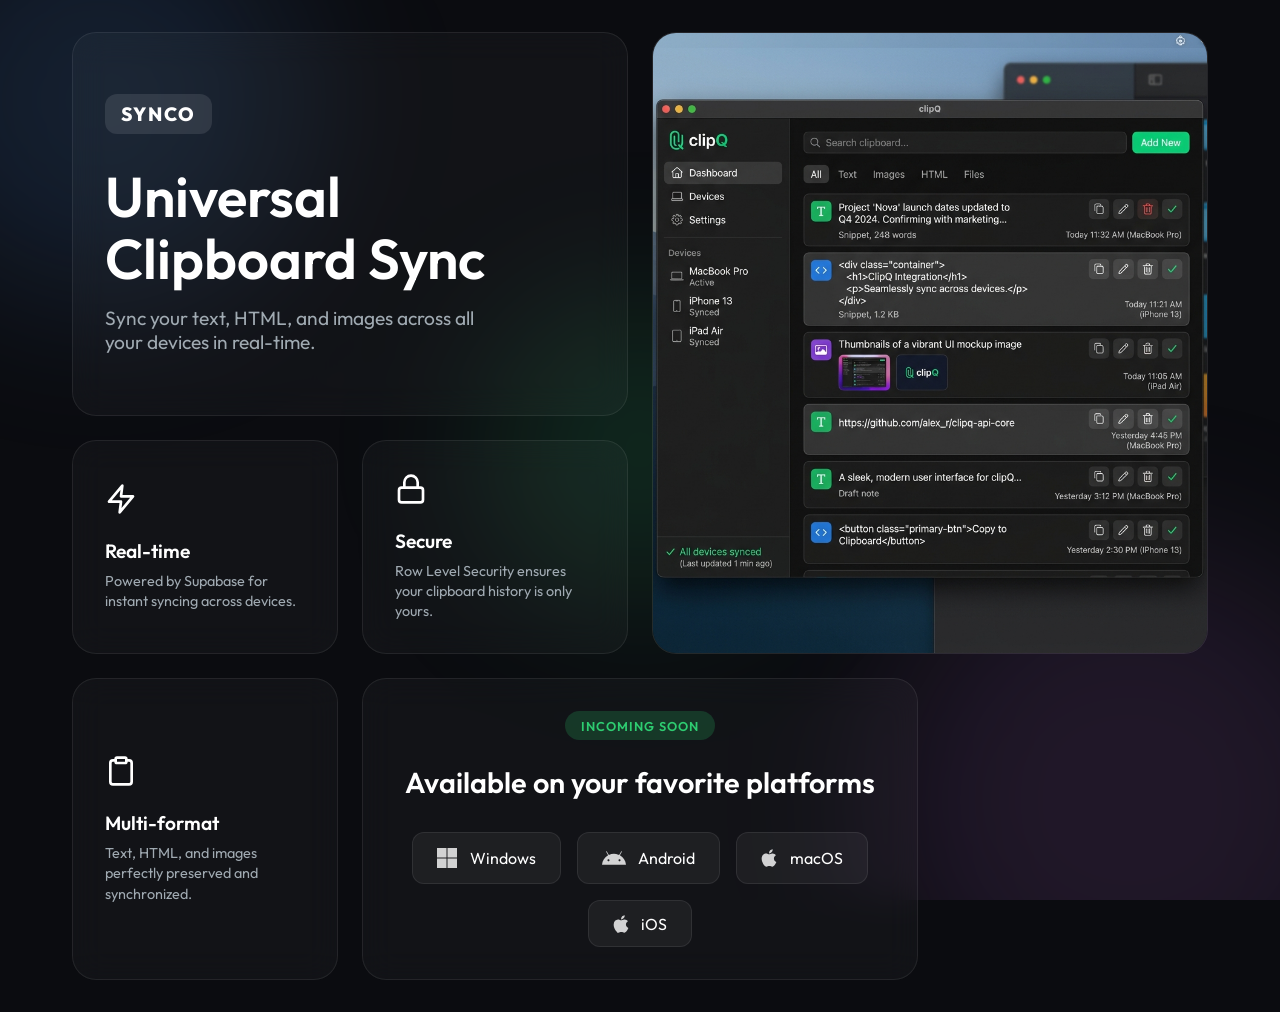
<file: index.html>
<!DOCTYPE html>
<html lang="en">
<head>
    <meta charset="UTF-8">
    <meta name="viewport" content="width=device-width, initial-scale=1.0">
    <title>Synco | Universal Clipboard</title>
    <link rel="preconnect" href="https://fonts.googleapis.com">
    <link rel="preconnect" href="https://fonts.gstatic.com" crossorigin>
    <link href="https://fonts.googleapis.com/css2?family=Outfit:wght@300;400;600;800&display=swap" rel="stylesheet">
    <link rel="stylesheet" href="style.css">
</head>
<body>
    <div class="background-elements">
        <!-- Floating shapes to emphasize glassmorphism -->
        <div class="shape shape-1"></div>
        <div class="shape shape-2"></div>
        <div class="shape shape-3"></div>
    </div>

    <main class="container">
        <div class="bento-grid">
            
            <!-- Header Card -->
            <div class="bento-card hero-text animate-pop">
                <div class="logo">Synco</div>
                <h1>Universal Clipboard Sync</h1>
                <p>Sync your text, HTML, and images across all your devices in real-time.</p>
            </div>

            <!-- Main Mockup Card -->
            <div class="bento-card mockup-card animate-slide-up">
                <img src="assets/mockup.png" alt="Synco Desktop Mockup" class="mockup-img">
            </div>

            <!-- Feature Card 1 -->
            <div class="bento-card feature-card animate-slide-left" style="animation-delay: 0.1s;">
                <div class="icon"><svg viewBox="0 0 24 24" width="32" height="32" stroke="currentColor" stroke-width="2" fill="none" stroke-linecap="round" stroke-linejoin="round"><polygon points="13 2 3 14 12 14 11 22 21 10 12 10 13 2"></polygon></svg></div>
                <h3>Real-time</h3>
                <p>Powered by Supabase for instant syncing across devices.</p>
            </div>

            <!-- Feature Card 2 -->
            <div class="bento-card feature-card animate-slide-left" style="animation-delay: 0.2s;">
                <div class="icon"><svg viewBox="0 0 24 24" width="32" height="32" stroke="currentColor" stroke-width="2" fill="none" stroke-linecap="round" stroke-linejoin="round"><rect x="3" y="11" width="18" height="11" rx="2" ry="2"></rect><path d="M7 11V7a5 5 0 0 1 10 0v4"></path></svg></div>
                <h3>Secure</h3>
                <p>Row Level Security ensures your clipboard history is only yours.</p>
            </div>

            <!-- Feature Card 3 -->
            <div class="bento-card feature-card animate-slide-left" style="animation-delay: 0.3s;">
                <div class="icon"><svg viewBox="0 0 24 24" width="32" height="32" stroke="currentColor" stroke-width="2" fill="none" stroke-linecap="round" stroke-linejoin="round"><path d="M16 4h2a2 2 0 0 1 2 2v14a2 2 0 0 1-2 2H6a2 2 0 0 1-2-2V6a2 2 0 0 1 2-2h2"></path><rect x="8" y="2" width="8" height="4" rx="1" ry="1"></rect></svg></div>
                <h3>Multi-format</h3>
                <p>Text, HTML, and images perfectly preserved and synchronized.</p>
            </div>

            <!-- Coming Soon / Downloads Card -->
            <div class="bento-card coming-soon animate-slide-up" style="animation-delay: 0.4s;">
                <div class="status-badge">Incoming Soon</div>
                <h2>Available on your favorite platforms</h2>
                <div class="download-buttons">
                    <button class="btn glass-btn">
                        <svg viewBox="0 0 24 24" width="20" height="20" fill="currentColor"><path d="M11.4 24H0V12.6h11.4V24zM24 24H12.6V12.6H24V24zM11.4 11.4H0V0h11.4v11.4zm12.6 0H12.6V0H24v11.4z"/></svg>
                        Windows
                    </button>
                    <button class="btn glass-btn">
                        <svg viewBox="0 0 24 24" width="24" height="24" fill="currentColor"><path d="M17.523 15.3414c-.5511 0-.9993-.4486-.9993-.9997s.4482-.9993.9993-.9993c.5511 0 .9993.4482.9993.9993.0004.5511-.4482.9997-.9993.9997m-11.046 0c-.5511 0-.9993-.4486-.9993-.9997s.4482-.9993.9993-.9993c.5511 0 .9993.4482.9993.9993 0 .5511-.4482.9997-.9993.9997m11.4045-6.02l1.9973-3.4592a.416.416 0 0 0-.1521-.5676.416.416 0 0 0-.5676.1521l-2.022 3.503C15.5522 8.2435 13.8213 7.8 12 7.8c-1.8213 0-3.5522.4435-5.1371 1.15l-2.022-3.503a.416.416 0 0 0-.5676-.1521.416.416 0 0 0-.1521.5676l1.9973 3.4592C2.6889 11.1867.3432 14.6589 0 18.761h24c-.3432-4.1021-2.6889-7.5743-6.1185-9.4396"/></svg>
                        Android
                    </button>
                    <button class="btn glass-btn">
                        <svg viewBox="0 0 384 512" width="16" height="20" fill="currentColor"><path d="M318.7 268.7c-.2-36.7 16.4-64.4 50-84.8-18.8-26.9-47.2-41.7-84.7-44.6-35.5-2.8-74.3 20.7-88.5 20.7-15 0-49.4-19.7-76.4-19.7C63.3 141.2 4 184.8 4 273.5q0 39.3 14.4 81.2c12.8 36.7 59 126.7 107.2 125.2 25.2-.6 43-17.9 75.8-17.9 31.8 0 48.3 17.9 76.4 17.9 48.6-.7 90.4-82.5 102.6-119.3-65.2-30.7-61.7-90-61.7-91.9zm-56.6-164.2c27.3-32.4 24.8-61.9 24-72.5-24.1 1.4-52 16.4-67.9 34.9-17.5 19.8-27.8 44.3-25.6 71.9 26.1 2 49.9-11.4 69.5-34.3z"/></svg>
                        macOS
                    </button>
                    <button class="btn glass-btn">
                        <svg viewBox="0 0 384 512" width="16" height="20" fill="currentColor"><path d="M318.7 268.7c-.2-36.7 16.4-64.4 50-84.8-18.8-26.9-47.2-41.7-84.7-44.6-35.5-2.8-74.3 20.7-88.5 20.7-15 0-49.4-19.7-76.4-19.7C63.3 141.2 4 184.8 4 273.5q0 39.3 14.4 81.2c12.8 36.7 59 126.7 107.2 125.2 25.2-.6 43-17.9 75.8-17.9 31.8 0 48.3 17.9 76.4 17.9 48.6-.7 90.4-82.5 102.6-119.3-65.2-30.7-61.7-90-61.7-91.9zm-56.6-164.2c27.3-32.4 24.8-61.9 24-72.5-24.1 1.4-52 16.4-67.9 34.9-17.5 19.8-27.8 44.3-25.6 71.9 26.1 2 49.9-11.4 69.5-34.3z"/></svg>
                        iOS
                    </button>
                </div>
            </div>

        </div>
    </main>

    <script src="script.js"></script>
</body>
</html>
</file>
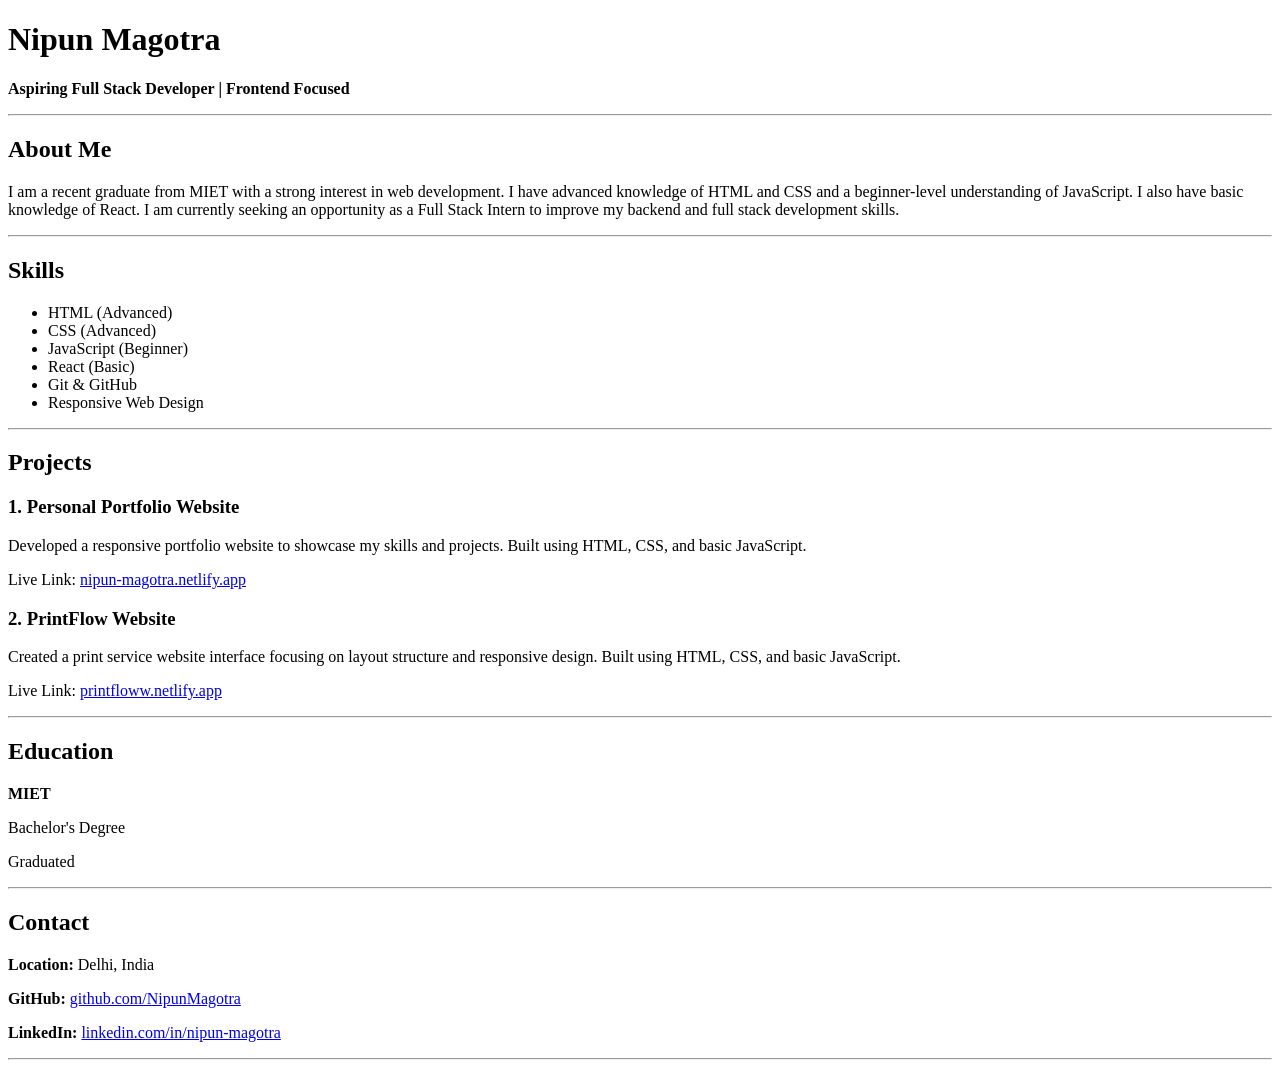
<file: html.html>
<!DOCTYPE html>
<html>
<head>
    <title>Nipun Magotra - Resume</title>
</head>
<body>

    <h1>Nipun Magotra</h1>
    <p><strong>Aspiring Full Stack Developer | Frontend Focused</strong></p>
    <hr>

    <h2>About Me</h2>
    <p>
        I am a recent graduate from MIET with a strong interest in web development.
        I have advanced knowledge of HTML and CSS and a beginner-level understanding of JavaScript.
        I also have basic knowledge of React.
        I am currently seeking an opportunity as a Full Stack Intern to improve my backend and full stack development skills.
    </p>

    <hr>

    <h2>Skills</h2>
    <ul>
        <li>HTML (Advanced)</li>
        <li>CSS (Advanced)</li>
        <li>JavaScript (Beginner)</li>
        <li>React (Basic)</li>
        <li>Git & GitHub</li>
        <li>Responsive Web Design</li>
    </ul>

    <hr>

    <h2>Projects</h2>

    <h3>1. Personal Portfolio Website</h3>
    <p>
        Developed a responsive portfolio website to showcase my skills and projects.
        Built using HTML, CSS, and basic JavaScript.
    </p>
    <p>
        Live Link:
        <a href="https://nipun-magotra.netlify.app/" target="_blank">
            nipun-magotra.netlify.app
        </a>
    </p>

    <h3>2. PrintFlow Website</h3>
    <p>
        Created a print service website interface focusing on layout structure
        and responsive design. Built using HTML, CSS, and basic JavaScript.
    </p>
    <p>
        Live Link:
        <a href="https://printfloww.netlify.app/" target="_blank">
            printfloww.netlify.app
        </a>
    </p>

    <hr>

    <h2>Education</h2>
    <p><strong>MIET</strong></p>
    <p>Bachelor's Degree</p>
    <p>Graduated</p>

    <hr>

    <h2>Contact</h2>
    <p><strong>Location:</strong> Delhi, India</p>

    <p>
        <strong>GitHub:</strong>
        <a href="https://github.com/NipunMagotra" target="_blank">
            github.com/NipunMagotra
        </a>
    </p>

    <p>
        <strong>LinkedIn:</strong>
        <a href="https://www.linkedin.com/in/nipun-magotra-544768210/" target="_blank">
            linkedin.com/in/nipun-magotra
        </a>
    </p>

    <hr>

    

</body>
</html>
</file>
<file: style.css>
:root {
    --bg-color: #0b0c10;
    --text-primary: #ffffff;
    --text-secondary: #a0aab2;
    --glass-bg: rgba(255, 255, 255, 0.03);
    --glass-border: rgba(255, 255, 255, 0.08);
    --glass-hover: rgba(255, 255, 255, 0.07);
    --accent: #4a90e2;
    --shape-color-1: rgba(74, 144, 226, 0.15);
    --shape-color-2: rgba(155, 89, 182, 0.15);
    --shape-color-3: rgba(46, 204, 113, 0.15);
}

* {
    margin: 0;
    padding: 0;
    box-sizing: border-box;
}

body {
    font-family: 'Outfit', sans-serif;
    background-color: var(--bg-color);
    color: var(--text-primary);
    min-height: 100vh;
    overflow-x: hidden;
    position: relative;
    display: flex;
    align-items: center;
    justify-content: center;
}

/* Background floating shapes for glassmorphism */
.background-elements {
    position: fixed;
    top: 0;
    left: 0;
    width: 100%;
    height: 100%;
    z-index: -1;
    overflow: hidden;
}

.shape {
    position: absolute;
    border-radius: 50%;
    filter: blur(80px);
    animation: float 20s infinite ease-in-out alternate;
}

.shape-1 {
    width: 400px;
    height: 400px;
    background-color: var(--shape-color-1);
    top: -100px;
    left: -100px;
}

.shape-2 {
    width: 500px;
    height: 500px;
    background-color: var(--shape-color-2);
    bottom: -150px;
    right: -100px;
    animation-delay: -5s;
}

.shape-3 {
    width: 300px;
    height: 300px;
    background-color: var(--shape-color-3);
    top: 50%;
    left: 50%;
    transform: translate(-50%, -50%);
    animation-delay: -10s;
}

@keyframes float {
    0% { transform: translate(0, 0) rotate(0deg); }
    100% { transform: translate(50px, 50px) rotate(10deg); }
}

.container {
    width: 100%;
    max-width: 1200px;
    padding: 2rem;
}

/* Bento Grid */
.bento-grid {
    display: grid;
    grid-template-columns: repeat(4, 1fr);
    grid-auto-rows: minmax(180px, auto);
    gap: 1.5rem;
}

/* Glassmorphism Cards */
.bento-card {
    background: var(--glass-bg);
    backdrop-filter: blur(16px);
    -webkit-backdrop-filter: blur(16px);
    border: 1px solid var(--glass-border);
    border-radius: 24px;
    padding: 2rem;
    transition: transform 0.3s ease, background 0.3s ease, border-color 0.3s ease;
    display: flex;
    flex-direction: column;
    position: relative;
    overflow: hidden;
}

.bento-card:hover {
    transform: translateY(-5px);
    background: var(--glass-hover);
    border-color: rgba(255, 255, 255, 0.15);
}

/* Specific Cards */
.hero-text {
    grid-column: span 2;
    grid-row: span 2;
    justify-content: center;
}

.logo {
    font-size: 1.2rem;
    font-weight: 800;
    letter-spacing: 2px;
    margin-bottom: 2rem;
    text-transform: uppercase;
    display: inline-block;
    padding: 0.5rem 1rem;
    border-radius: 12px;
    background: rgba(255, 255, 255, 0.1);
    align-self: flex-start;
}

.hero-text h1 {
    font-size: 3.5rem;
    line-height: 1.1;
    margin-bottom: 1rem;
    font-weight: 600;
}

.hero-text p {
    font-size: 1.2rem;
    color: var(--text-secondary);
    max-width: 80%;
}

.mockup-card {
    grid-column: span 2;
    grid-row: span 3;
    padding: 0;
    display: flex;
    align-items: center;
    justify-content: center;
}

.mockup-img {
    width: 100%;
    height: 100%;
    object-fit: cover;
    transition: transform 0.5s ease;
}

.mockup-card:hover .mockup-img {
    transform: scale(1.05);
}

.feature-card {
    grid-column: span 1;
    justify-content: center;
}

.feature-card .icon {
    font-size: 2rem;
    margin-bottom: 1rem;
}

.feature-card h3 {
    font-size: 1.2rem;
    margin-bottom: 0.5rem;
    font-weight: 600;
}

.feature-card p {
    font-size: 0.9rem;
    color: var(--text-secondary);
    line-height: 1.4;
}

.coming-soon {
    grid-column: span 2;
    align-items: center;
    text-align: center;
}

.status-badge {
    background: rgba(46, 204, 113, 0.2);
    color: #2ecc71;
    padding: 0.4rem 1rem;
    border-radius: 20px;
    font-size: 0.8rem;
    font-weight: 600;
    margin-bottom: 1.5rem;
    text-transform: uppercase;
    letter-spacing: 1px;
}

.coming-soon h2 {
    font-size: 1.8rem;
    margin-bottom: 2rem;
    font-weight: 600;
}

.download-buttons {
    display: flex;
    gap: 1rem;
    flex-wrap: wrap;
    justify-content: center;
}

.glass-btn {
    background: rgba(255, 255, 255, 0.05);
    border: 1px solid var(--glass-border);
    color: var(--text-primary);
    padding: 0.8rem 1.5rem;
    border-radius: 12px;
    font-family: inherit;
    font-size: 1rem;
    font-weight: 400;
    cursor: pointer;
    display: flex;
    align-items: center;
    gap: 0.8rem;
    transition: all 0.3s ease;
}

.glass-btn:hover {
    background: rgba(255, 255, 255, 0.1);
    transform: translateY(-2px);
    box-shadow: 0 10px 20px rgba(0, 0, 0, 0.2);
}

.glass-btn svg {
    opacity: 0.8;
}

/* Animations */
.animate-pop {
    animation: popIn 0.8s cubic-bezier(0.16, 1, 0.3, 1) forwards;
    opacity: 0;
    transform: scale(0.9);
}

.animate-slide-up {
    animation: slideUp 0.8s cubic-bezier(0.16, 1, 0.3, 1) forwards;
    opacity: 0;
    transform: translateY(40px);
}

.animate-slide-left {
    animation: slideLeft 0.8s cubic-bezier(0.16, 1, 0.3, 1) forwards;
    opacity: 0;
    transform: translateX(-40px);
}

@keyframes popIn {
    to { opacity: 1; transform: scale(1); }
}

@keyframes slideUp {
    to { opacity: 1; transform: translateY(0); }
}

@keyframes slideLeft {
    to { opacity: 1; transform: translateX(0); }
}

/* Responsive */
@media (max-width: 1024px) {
    .bento-grid {
        grid-template-columns: repeat(2, 1fr);
    }
    
    .mockup-card {
        grid-column: span 2;
        grid-row: span 2;
    }
}

@media (max-width: 768px) {
    .bento-grid {
        grid-template-columns: 1fr;
    }
    
    .hero-text, .mockup-card, .feature-card, .coming-soon {
        grid-column: span 1;
    }
    
    .hero-text h1 {
        font-size: 2.5rem;
    }
}
</file>
